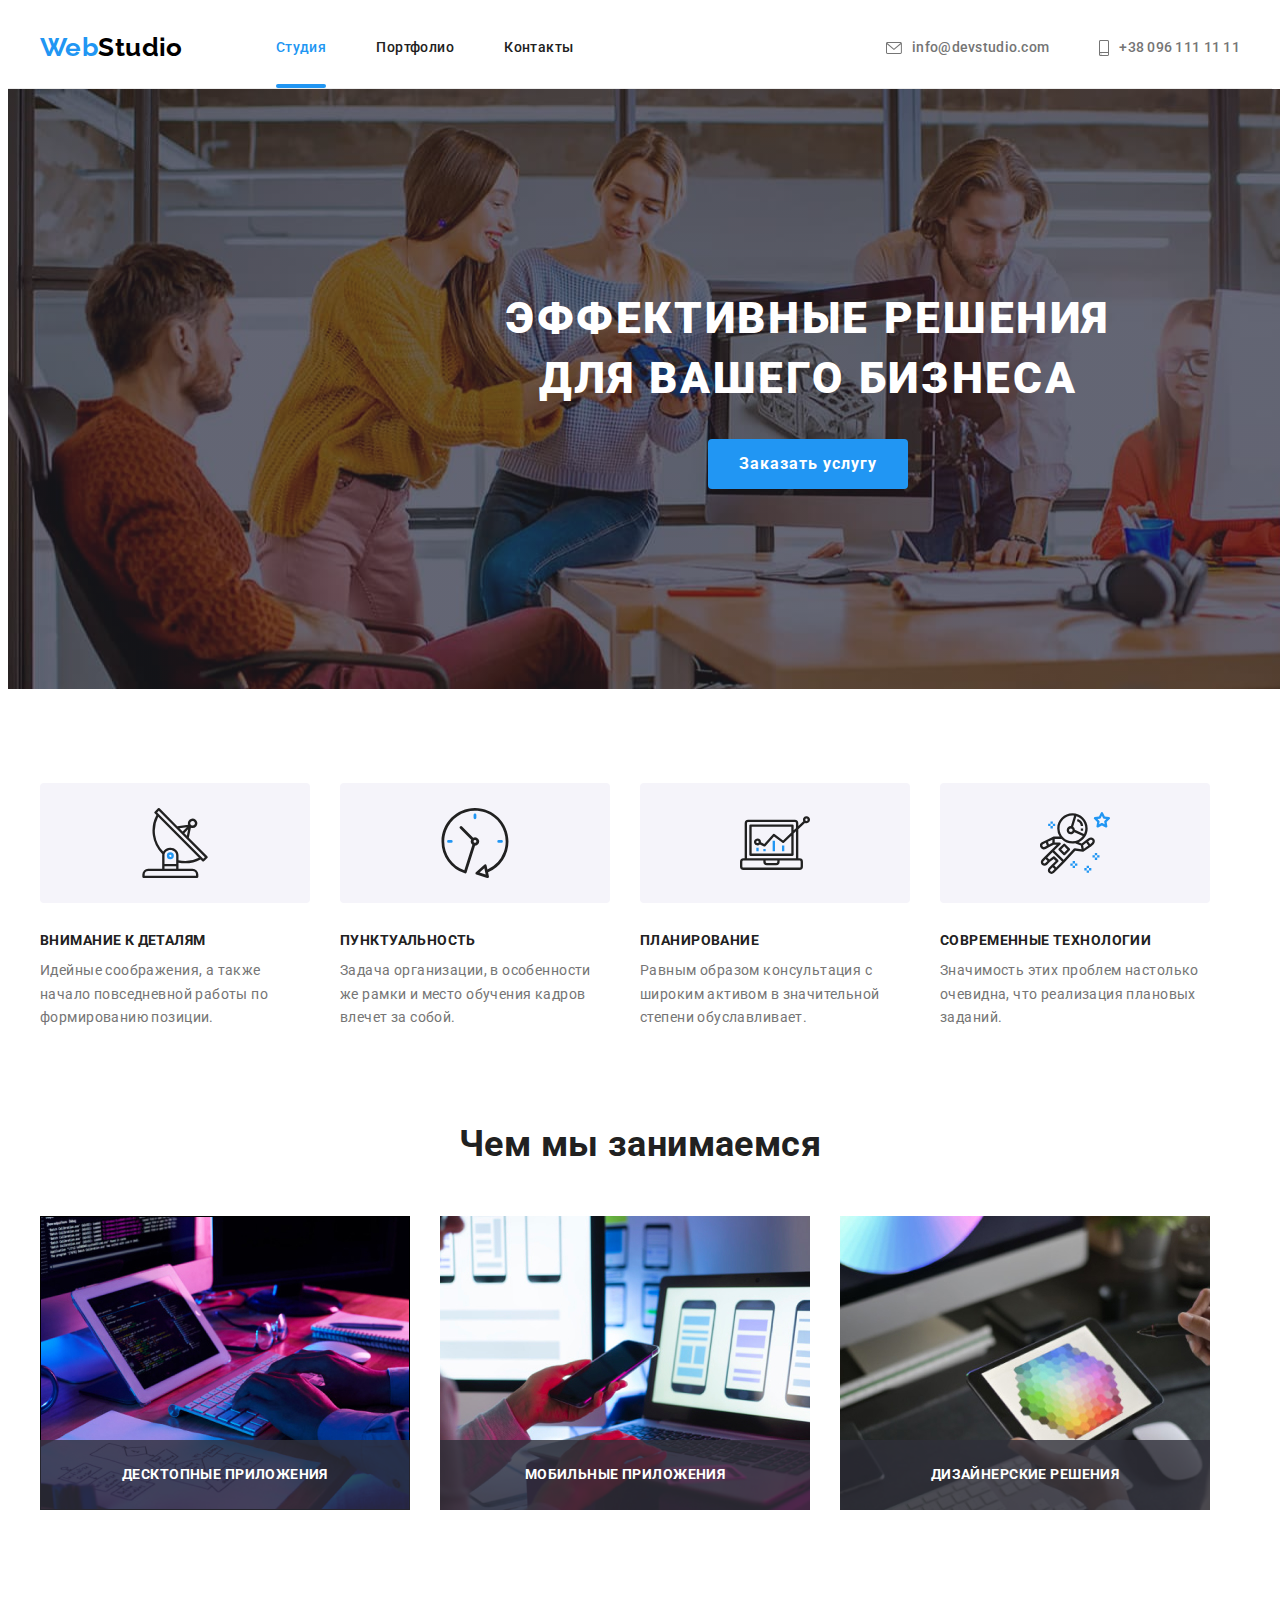
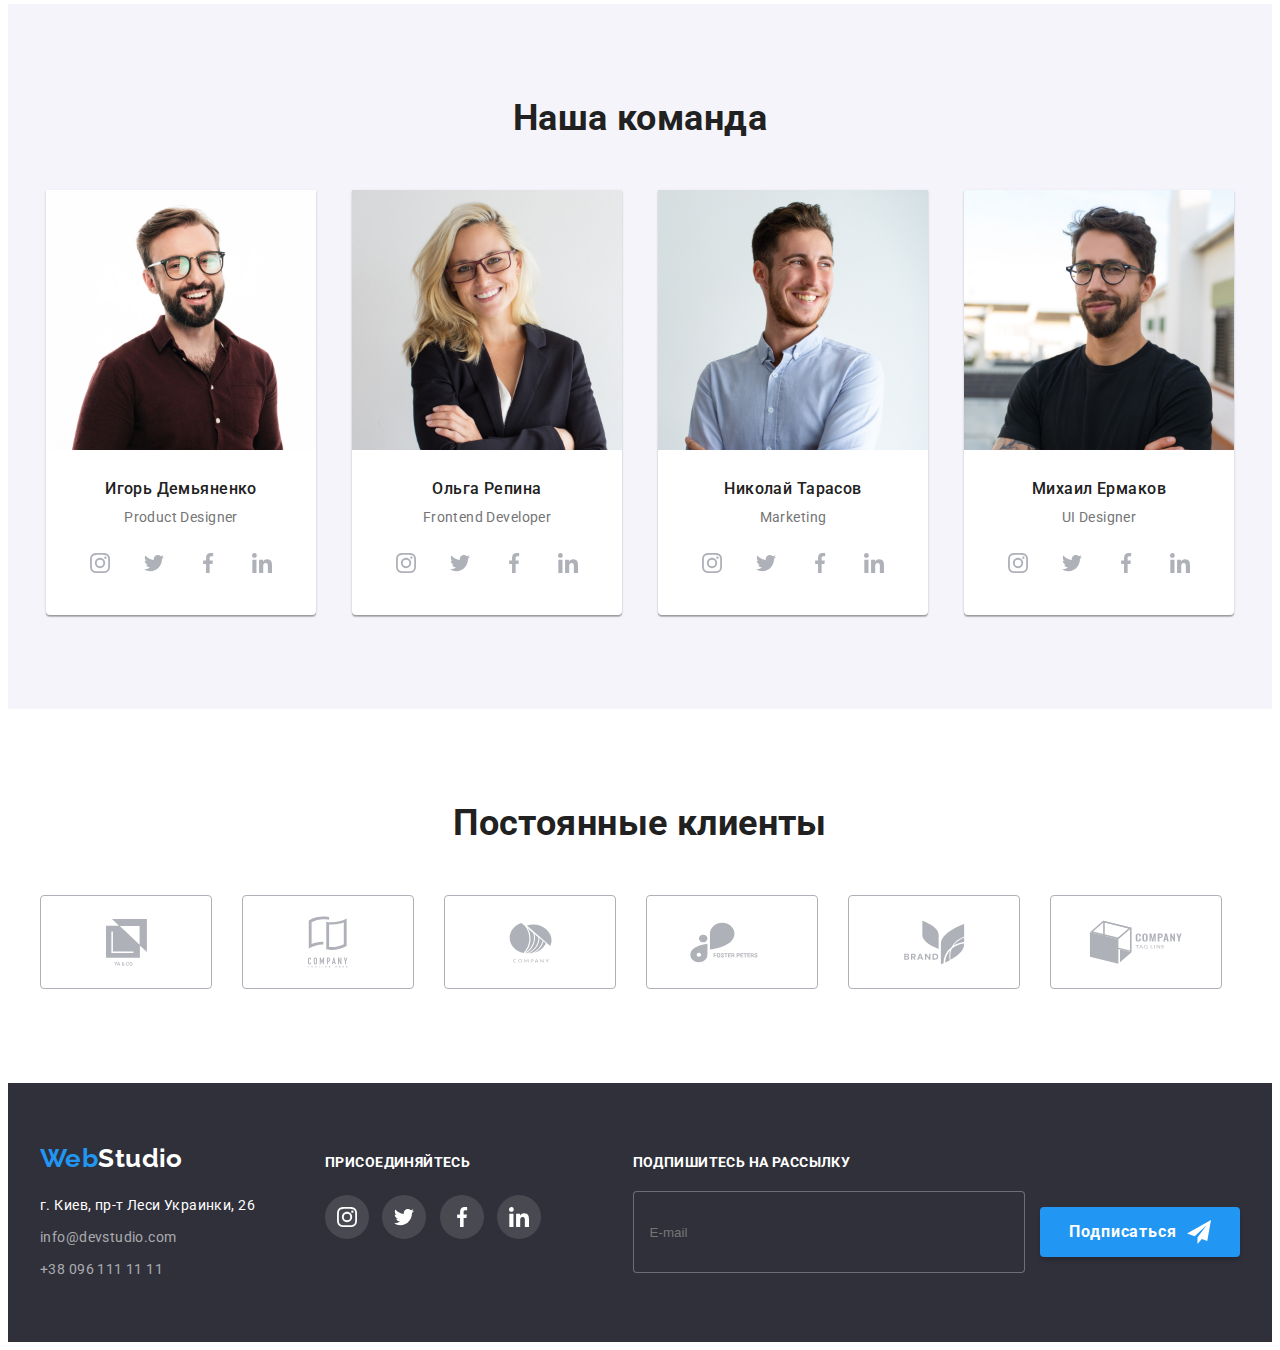
<file: index.html>
<!DOCTYPE html>
<html lang="ru">
  <head>
    <meta charset="UTF-8" />
    <meta http-equiv="X-UA-Compatible" content="IE=edge" />
    <meta name="viewport" content="width=device-width, initial-scale=1.0" />
    <title>Homework</title>
    <link rel="stylesheet" href="https://cdnjs.cloudflare.com/ajax/libs/modern-normalize/1.1.0/modern-normalize.min.css" integrity="sha512-wpPYUAdjBVSE4KJnH1VR1HeZfpl1ub8YT/NKx4PuQ5NmX2tKuGu6U/JRp5y+Y8XG2tV+wKQpNHVUX03MfMFn9Q==" crossorigin="anonymous" referrerpolicy="no-referrer" />
    <link rel="preconnect" href="https://fonts.googleapis.com" />
    <link rel="preconnect" href="https://fonts.gstatic.com" crossorigin />
    <link
      href="https://fonts.googleapis.com/css2?family=Raleway:wght@700&family=Roboto:wght@400;500;700;900&display=swap"
      rel="stylesheet"
    />
    <link rel="stylesheet" href="./css/styles.css" />
  </head>
  <body data-body> 
    <!-- Шапка профиля -->
      <header class="header">
        
        <nav class="header-container container">
          <a class="logo" href="/"
          >Web<span class="part-logo-dark">Studio</span></a>

          <ul class="header-list list">
            <li class="header-list-item list">
              <a class="header-link link current" href="./index.html">Студия</a>
            </li>

            <li class="header-list-item list">
              <a class="header-link link" href="./portfolio.html">Портфолио</a>
            </li>

            <li class="header-list-item list">
              <a class="header-link link" href="">Контакты</a>
            </li>
          </ul>
          


          <ul class="header-contacts list">
            <li class="header-contacts-list item">
              <a class="header-contacts-item link" href="mailto:info@devstudio.com">
                <svg class="header-icons" width="16px" height="12px">
                  <use href="./images/icons.svg#icon-mail"></use>
                </svg>
              info@devstudio.com</a>
            </li>

            <li class="header-contacts-list item">
              <a class="header-contacts-item link" href="tel:380961111111">
                <svg class="header-icons" width="10px" height="16px">
                  <use href="./images/icons.svg#icon-smartphone"></use>
                </svg>
                +38 096 111 11 11</a>
            </li>
          </ul>
        </nav>
      </header>
      
       

    <!-- Main -->
    <main>
      <!-- Герой -->
  
        <section class="hero">
          <div class="container hero-container">
          
          <h1 class="hero-title">
             Эффективные решения для вашего бизнеса
            </h1>
            <button class="hero-btn btn" type="button" 
            data-modal-open
            >Заказать услугу</button>
          </div>
        </section>


        <!-- Model window -->
         
        <div class="backdrop is-hidden" data-modal>
          <div class="modal">
            <div class="modal-close-container">
              <button class="modal-close-btn" type="button" data-modal-close>
                <svg class="icon-modal-close" width="11px" height="11px">
                  <use href="./images/icons.svg#icon-close"></use>
                </svg>
              </button>
            </div>
            

            <form>

              <strong class="modal-title">Оставьте свои данные, мы вам перезвоним</strong>
               
              
              <label class="form-label">
                <span class="label-title">Имя</span>
                <div class="form-modal-container">
                  <input 
                    class="modal-input"
                    type="text"
                    name="name"
                  >
  
                  <svg class="modal-icon" width="12" height="12">
                    <use href="./images/icons.svg#icon-name"></use>
                  </svg>
                </div>
              </label>
                
                
              

              <label class="form-label">
                <span class="label-title">Телефон</span>
                <div class="form-modal-container">
                  <input 
                   class="modal-input"
                   type="tel"
                   name="number"
                  >

                  <svg class="modal-icon" width="13" height="13">
                   <use href="./images/icons.svg#icon-number"></use>
                  </svg>
                </div>
              </label>

              <label class="form-label">
                <span class="label-title">Почта</span>
                <div class="form-modal-container">
                  <input 
                   class="modal-input"
                   type="email"
                   name="e-mail"
                  >

                  <svg class="modal-icon" width="15" height="12">
                    <use href="./images/icons.svg#icon-post"></use>
                  </svg>
                </div>
              </label>

              <label class="form-label">
                <span class="label-title">Комментарий</span>
                <div class="form-modal-container">
                  <textarea class="modal-input coment-input" name="coment" placeholder="Введите текст"></textarea>
                </div>
              </label>

              <label>
                <div class="agreement-container">
                  <input class="agree-checkbox" type="checkbox" name="agreement">
                  <svg class="agreement-icon" width="16" height="15">
                   <use href="./images/icons.svg#icon-agreement"></use>
                  </svg>
                  <span class="agreement-title">Соглашаюсь с рассылкой и принимаю <a class="agreement-link" href="">Условия договора</a></span>
                </div>
                
              </label>

              <div class="modal-btn-container">
                <button class="model-btn" type="submit">Отправить</button>
              </div>
            </form>
          </div>
        </div>
        

      <!-- Особенности компании -->
      
      <section class="company-features">
        <div class="container company-container">
          <h2 class="visually-hidden">Особенности компании</h2>

          <ul class="features-list list">
            <li class="features-item item">
              <div class="icon-box">
                <svg class="features-icon" height="70px" width="70px">
                  <use href="./images/icons.svg#icon-antenna"></use>
                </svg>
              </div>
             
              <h3 class="features-title">Внимание к деталям</h3>
              <p class="company-features-text">
                Идейные соображения, а также начало повседневной работы по
                формированию позиции.
              </p>
            </li>

            <li class="features-item item">
              <div class="icon-box">
                <svg class="features-icon" height="70px" width="70px">
                  <use href="./images/icons.svg#icon-clock"></use>
                </svg>
              </div>
              <h3 class="features-title">Пунктуальность</h3>
              <p class="company-features-text">
                Задача организации, в особенности же рамки и место обучения кадров
                влечет за собой.
              </p>
            </li>

            <li class="features-item item">
              <div class="icon-box">
                <svg class="features-icon" height="70px" width="70px">
                  <use href="./images/icons.svg#icon-diagram"></use>
                </svg>
              </div>
              <h3 class="features-title">Планирование</h3>
              <p class="company-features-text">
                Равным образом консультация с широким активом в значительной
                степени обуславливает.
              </p>
            </li>

            <li class="features-item item">
              <div class="icon-box">
                <svg class="features-icon" height="70px" width="70px">
                  <use href="./images/icons.svg#icon-astronaut"></use>
                </svg>
              </div>
              <h3 class="features-title">Современные технологии</h3>
              <p class="company-features-text">
                Значимость этих проблем настолько очевидна, что реализация
                плановых заданий.
              </p>
            </li>
          </ul>
        
        </div>
          
      </section>
       
      <!-- Чем занимается компания -->
      <section class="does">
        <div class="container does-container">
        
          <h2 class="does-title">Чем мы занимаемся</h2>

          <ul class="does-list list">
            <li class="does-item">
              <img class="img-does" src="./images/box1.jpg" alt="руки на клавиатуре" width="370"/>
              <p class="does-text">Десктопные приложения</p>
            </li>
  
            <li class="does-item">
              <img src="./images/box2.jpg" alt="телефон в руках" width="370" />
              <p class="does-text">Мобильные приложения</p>
            </li>
  
            <li class="does-item"> 
              <img src="./images/box3.jpg" alt="планшет в руках" width="370" />
              <p class="does-text">Дизайнерские решения</p>  
            </li>
          </ul>
        </div>  
      </section>
         

      <!-- Про команду -->
      
      <section class="team">
        <div class="container team-container">
        
        
          <h2 class="team-tittle">Наша команда</h2>

          <ul class="team-list list">
            <li class="team-item">
              <img
                src="./images/team1.jpg"
                alt="участник команды 1"
                width="270"
              />
              <h3 class="team-name">Игорь Демьяненко</h3>
              <p class="team-text">Product Designer</p>

              <ul class="icon-team-list">
                <li class="icon-team-item">
                  <a class="icon-team-link" href="">
                    <svg class="icon-team" width="20" height="20">
                      <use href="./images/icons.svg#icon-instagram"></use>
                    </svg>
                  </a>
                </li>

                <li class="icon-team-item">
                  <a class="icon-team-link" href="">
                    <svg  class="icon-team" width="20" height="20">
                      <use href="./images/icons.svg#icon-twitter"></use>
                    </svg>
                  </a>
                </li>

                <li class="icon-team-item">
                  <a class="icon-team-link" href="">
                    <svg  class="icon-team" width="20" height="20">
                      <use href="./images/icons.svg#icon-facebook"></use>
                    </svg>
                  </a>
                </li>

                <li class="icon-team-item">
                  <a class="icon-team-link" href="">
                    <svg class="icon-team" width="20" height="20">
                      <use href="./images/icons.svg#icon-linkedin"></use>
                    </svg>
                  </a>
                </li>
              </ul>
        
        
            </li>
  
            <li class="team-item">
              <img
                src="./images/team2.jpg"
                alt="участник команды 2"
                width="270"
              />
              <h3 class="team-name">Ольга Репина</h3>
              <p class="team-text">Frontend Developer</p>

              <ul class="icon-team-list">
                <li class="icon-team-item">
                  <a class="icon-team-link" href="">
                    <svg class="icon-team" width="20" height="20">
                      <use href="./images/icons.svg#icon-instagram"></use>
                    </svg>
                  </a>
                </li>

                <li class="icon-team-item">
                  <a class="icon-team-link" href="">
                    <svg  class="icon-team" width="20" height="20">
                      <use href="./images/icons.svg#icon-twitter"></use>
                    </svg>
                  </a>
                </li>

                <li class="icon-team-item">
                  <a class="icon-team-link" href="">
                    <svg  class="icon-team" width="20" height="20">
                      <use href="./images/icons.svg#icon-facebook"></use>
                    </svg>
                  </a>
                </li>

                <li class="icon-team-item">
                  <a class="icon-team-link" href="">
                    <svg class="icon-team" width="20" height="20">
                      <use href="./images/icons.svg#icon-linkedin"></use>
                    </svg>
                  </a>
                </li>
              </ul>

            </li>
  
            <li class="team-item">
              <img
                src="./images/team3.jpg"
                alt="участник команды 3"
                width="270"
              />
              <h3 class="team-name">Николай Тарасов</h3>
              <p class="team-text">Marketing</p>

              <ul class="icon-team-list">
                <li class="icon-team-item">
                  <a class="icon-team-link" href="">
                    <svg class="icon-team" width="20" height="20">
                      <use href="./images/icons.svg#icon-instagram"></use>
                    </svg>
                  </a>
                </li>

                <li class="icon-team-item">
                  <a class="icon-team-link" href="">
                    <svg  class="icon-team" width="20" height="20">
                      <use href="./images/icons.svg#icon-twitter"></use>
                    </svg>
                  </a>
                </li>

                <li class="icon-team-item">
                  <a class="icon-team-link" href="">
                    <svg  class="icon-team" width="20" height="20">
                      <use href="./images/icons.svg#icon-facebook"></use>
                    </svg>
                  </a>
                </li>

                <li class="icon-team-item">
                  <a class="icon-team-link" href="">
                    <svg class="icon-team" width="20" height="20">
                      <use href="./images/icons.svg#icon-linkedin"></use>
                    </svg>
                  </a>
                </li>
              </ul>
            </li>
  
            <li class="team-item">
              <img
                src="./images/team4.jpg"
                alt="участник команды 4"
                width="270"
              />
              <h3 class="team-name">Михаил Ермаков</h3>
              <p class="team-text">UI Designer</p>

              <ul class="icon-team-list">
                <li class="icon-team-item">
                  <a class="icon-team-link" href="">
                    <svg class="icon-team" width="20" height="20">
                      <use href="./images/icons.svg#icon-instagram"></use>
                    </svg>
                  </a>
                </li>

                <li class="icon-team-item">
                  <a class="icon-team-link" href="">
                    <svg  class="icon-team" width="20" height="20">
                      <use href="./images/icons.svg#icon-twitter"></use>
                    </svg>
                  </a>
                </li>

                <li class="icon-team-item">
                  <a class="icon-team-link" href="">
                    <svg  class="icon-team" width="20" height="20">
                      <use href="./images/icons.svg#icon-facebook"></use>
                    </svg>
                  </a>
                </li>

                <li class="icon-team-item">
                  <a class="icon-team-link" href="">
                    <svg class="icon-team" width="20" height="20">
                      <use href="./images/icons.svg#icon-linkedin"></use>
                    </svg>
                  </a>
                </li>
              </ul>

            </li>
          </ul>
        </div>
      </section>

      <!-- Regular customer -->
       
      <section class="client">

        <div class="client-container container">
          <h1 class="client-tittle">Постоянные клиенты</h1> 

          <ul class="client-list">
            <li class="client-item">
              <div class="client-box">
                <a class="client-link" href="">
                  <svg class="client-icon" width="41px" height="47px"> 
                    <use href="./images/icons.svg#icon-company"></use>
                  </svg>
                </a>
              </div>
            </li>
  
            <li class="client-item">
              <div class="client-box">
                <a class="client-link" href="">
                  <svg class="client-icon" width="40px" height="52">
                    <use href="./images/icons.svg#icon-company2"></use>
                  </svg>
                </a>
              </div>
            </li>
  
            <li class="client-item">
              <div class="client-box">
                <a class="client-link" href="">
                  <svg class="client-icon" width="43px" height="41px">
                    <use href="./images/icons.svg#icon-company3"></use>
                  </svg>
                </a>
              </div>
            </li>
  
            <li class="client-item">
              <div class="client-box">
                <a class="client-link" href="">
                  <svg class="client-icon" width="84px" height="41px">
                    <use href="./images/icons.svg#icon-company4"></use>
                  </svg>
                </a>
              </div>
            </li>
  
            <li class="client-item">
              <div class="client-box">
                <a class="client-link" href="">
                  <svg class="client-icon" width="63px" height="45px">
                    <use href="./images/icons.svg#icon-company5"></use>
                  </svg>
                </a>
              </div>
            </li>
  
            <li class="client-item">
              <div class="client-box">
                <a class="client-link" href="">
                  <svg class="client-icon" width="94px" height="44px">
                    <use href="./images/icons.svg#icon-company6"></use>
                  </svg>
                </a>
              </div>
          </li>
  
          </ul>
        </div>
      </section>
        
        

    </main>

    <!-- Подвал -->

    <footer class="footer">
      
      <div class="footer-container container">
        
        <div class="footer-contacts">
          <a class="logo logo-footer" href="/"
          >Web<span class="part-logo-white">Studio</span></a>

          <address>
          
            <ul class="list">
              <li class="footer-item">
                <a
                  class="adress-link link"
                  href="https://goo.gl/maps/8BkcXDa8HQs6EpDb8"
                  target="_blank"
                  >г. Киев, пр-т Леси Украинки, 26
                </a>
              </li>
  
              <li class="footer-item">
                <a class="contact-link link" href="mailto:info@devstudio.com"
                >info@devstudio.com</a>
              </li>
  
              <li class="footer-item">
                <a class="contact-link link" href="tel:380961111111"
                >+38 096 111 11 11</a>
              </li>
            </ul>
          </address>
        </div>
          
        
      

        <div class="footer-media">
          <strong class="footer-media-title">присоединяйтесь</strong>

          <ul class="footer-media-list">
            <li class="footer-media-item">
              <a class="footer-media-link" href="">
                <svg class="footer-icon" width="20" height="20">
                  <use href="./images/icons.svg#icon-instagram"></use>
                </svg>
              </a>
            </li>
            
            <li class="footer-media-item">
              <a class="footer-media-link" href="">
                <svg  class="footer-icon" width="20" height="20">
                  <use href="./images/icons.svg#icon-twitter"></use>
                </svg>
              </a>
            </li>
            
            <li class="footer-media-item">
              <a class="footer-media-link" href="">
                <svg  class="footer-icon" width="20" height="20">
                  <use href="./images/icons.svg#icon-facebook"></use>
                </svg>
              </a>
            </li>
            
            
            <li class="footer-media-item">
              <a class="footer-media-link" href="">
                <svg class="footer-icon" width="20" height="20">
                  <use href="./images/icons.svg#icon-linkedin"></use>
                </svg>
              </a>
            </li>
          </ul>
        </div>
  
        <form class="form-footer">
          <label>
            <strong class="footer-input-title">Подпишитесь на рассылку</strong>

            <input 
              class="footer-input"
              type="email"
              name="footer-mail"
              placeholder="E-mail"
            >
            
            <button class="footer-button" type="submit">Подписаться
              <svg class="footer-form-icon" width="24" height="24">
               <use href="./images/icons.svg#icon-send"></use>
              </svg>
            </button>
          
          </label>
        </form>
          
      </div>
      
    </footer>

     <!-- Java Script -->
    <script src="./js/modal.js"></script>

  </body>
</html>
</file>
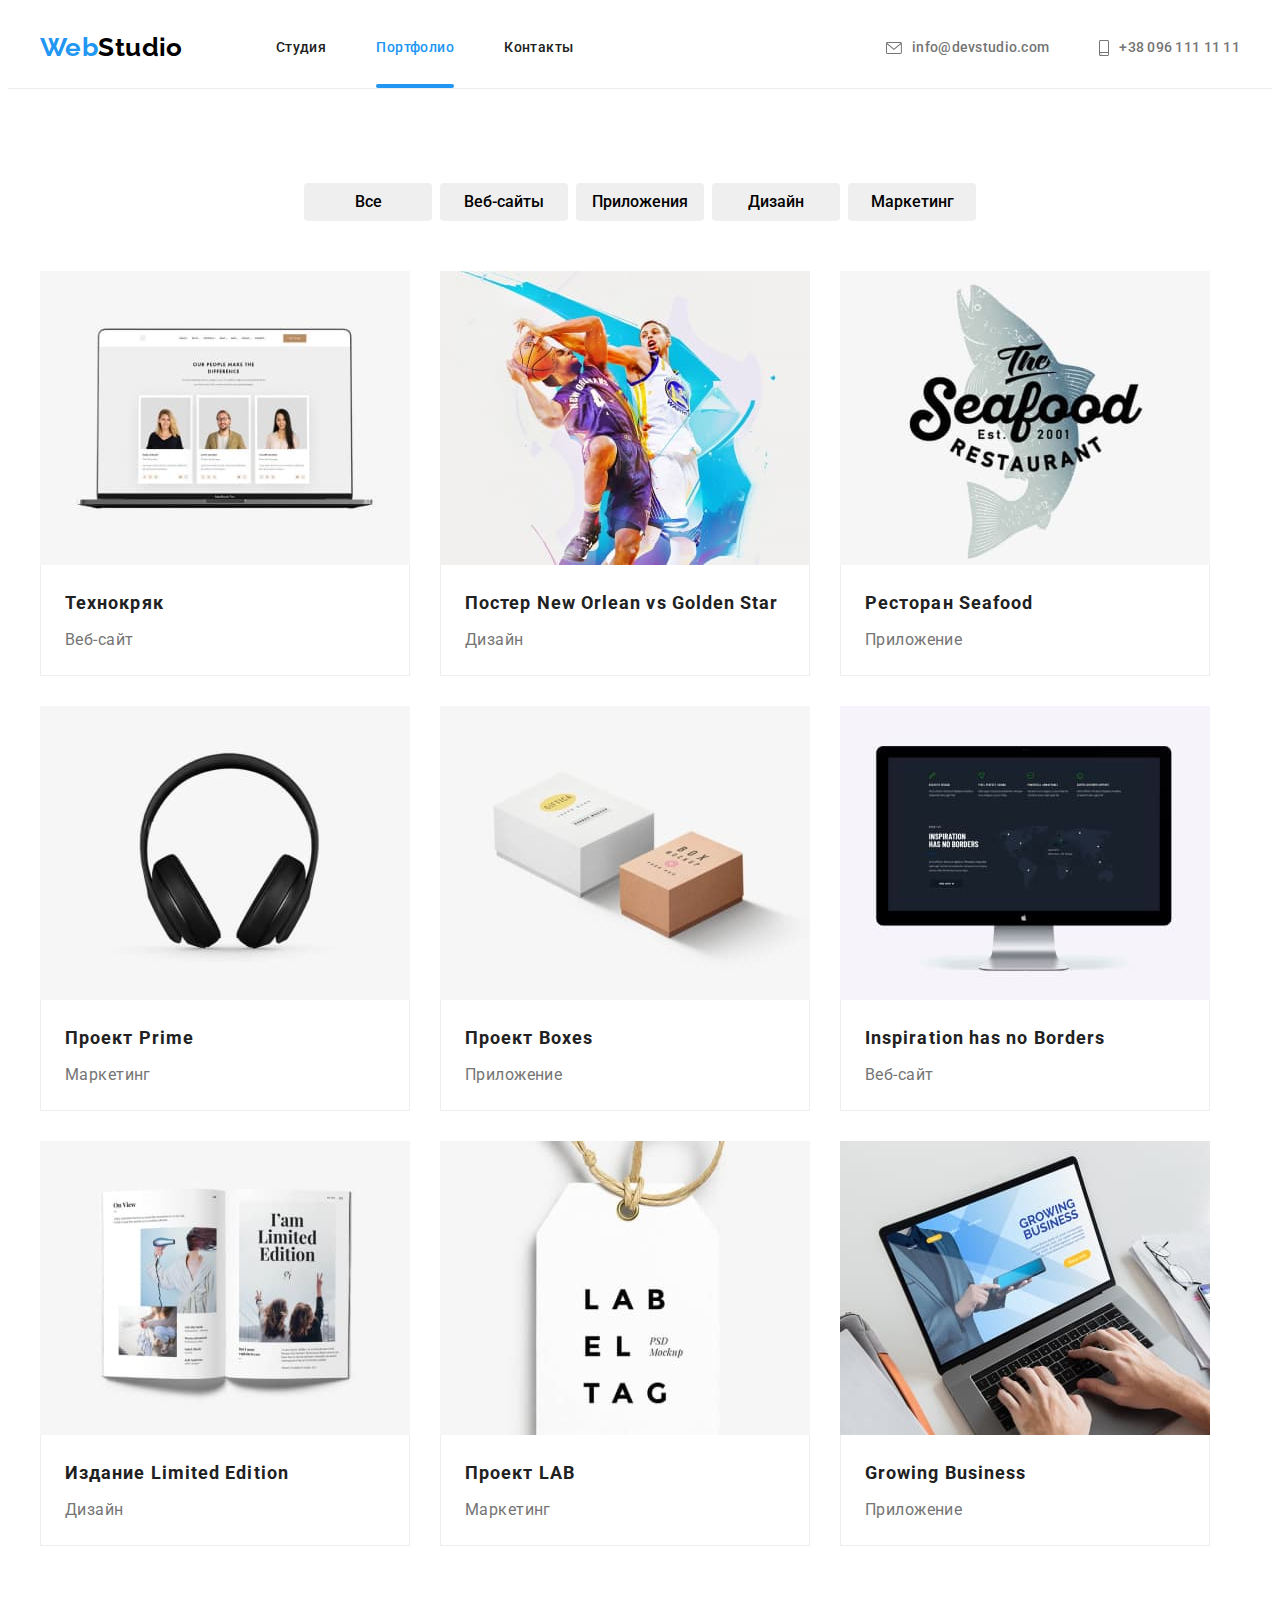
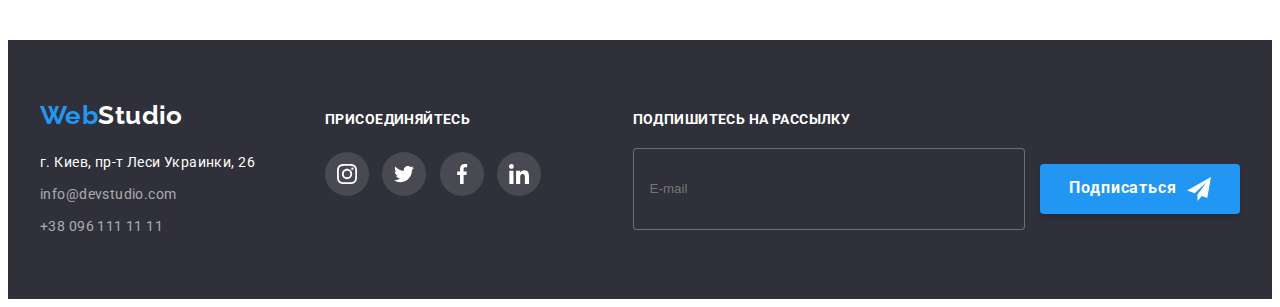
<file: portfolio.html>
<!DOCTYPE html>
<html lang="ru">
  <head>
    <meta charset="UTF-8" />
    <meta http-equiv="X-UA-Compatible" content="IE=edge" />
    <meta name="viewport" content="width=device-width, initial-scale=1.0" />
    <title>Homework</title>
    <link rel="stylesheet" href="https://cdnjs.cloudflare.com/ajax/libs/modern-normalize/1.1.0/modern-normalize.min.css" integrity="sha512-wpPYUAdjBVSE4KJnH1VR1HeZfpl1ub8YT/NKx4PuQ5NmX2tKuGu6U/JRp5y+Y8XG2tV+wKQpNHVUX03MfMFn9Q==" crossorigin="anonymous" referrerpolicy="no-referrer" />
    <link rel="preconnect" href="https://fonts.googleapis.com" />
    <link rel="preconnect" href="https://fonts.gstatic.com" crossorigin />
    <link
      href="https://fonts.googleapis.com/css2?family=Raleway:wght@700&family=Roboto:wght@400;500;700;900&display=swap"
      rel="stylesheet"
    />
    <link rel="stylesheet" href="./css/styles.css" />
  </head>
  <body>
    <!-- Шапка профиля -->

    <header class="header">
        
      <nav class="header-container container">
        <a class="logo" href="/"
        >Web<span class="part-logo-dark">Studio</span></a>

        <ul class="header-list list">
          <li class="header-list-item list">
            <a class="header-link link" href="./index.html">Студия</a>
          </li>

          <li class="header-list-item list">
            <a class="header-link link current" href="./portfolio.html">Портфолио</a>
          </li>

          <li class="header-list-item list">
            <a class="header-link link" href="">Контакты</a>
          </li>
        </ul>
        


        <ul class="header-contacts list">
          <li class="header-contacts-list item">
            <a class="header-contacts-item link" href="mailto:info@devstudio.com">
              <svg class="header-icons" width="16px" height="12px">
                <use href="./images/icons.svg#icon-mail"></use>
              </svg>
            info@devstudio.com</a>
          </li>

          <li class="header-contacts-list item">
            <a class="header-contacts-item link" href="tel:380961111111">
              <svg class="header-icons" width="10px" height="16px">
                <use href="./images/icons.svg#icon-smartphone"></use>
              </svg>
              +38 096 111 11 11</a>
          </li>
        </ul>
      </nav>
    </header>

    <!-- Main -->

    <main>
      <!-- Навигация по Main -->
      <section class="portfolio">
        <div class="portfolio-container container">
          <h1 class="visually-hidden">Portfolio</h1>
            <ul class="list portfolio-list">
              <li class="portfolio-item">
                <button class="portfolio-btn btn" type="button">Все</button>
              </li>
  
              <li class="portfolio-item">
                <button class="portfolio-btn btn" type="button">Веб-сайты</button>
              </li>
  
              <li class="portfolio-item">
                <button class="portfolio-btn btn" type="button">
                  Приложения
                </button>
              </li>
  
              <li class="portfolio-item">
                <button class="portfolio-btn btn" type="button">Дизайн</button>
              </li>
  
              <li class="portfolio-item">
                <button class="portfolio-btn btn" type="button">Маркетинг</button>
              </li>
            </ul>
          
  
          <!-- Проекты -->
          <ul class="list project-list">
            <li class="project-item">
              <a class="link" href="">
                <div class="portfolio-photo">
                  <img 
                  src="./images/project1.jpg"
                  alt="ноутбук" 
                  width="370"/>

                  <p class="project-text-hover">
                    Ресурс предлагает комплексные предложения с разным уровнем функционала и сервисов. Все это позволит посетителю получить исчерпывающие сведения о компании или частном лице.
                  </p>
                </div>
               
                <div class="project-item-container">
                  <h2 class="project-title">Технокряк</h2>
                  <p class="project-text">Веб-сайт</p>
                </div>
              </a>
            </li>
  
            <li class="project-item">
              <a class="link" href="">
                <div class="portfolio-photo">
                  <img 
                  src="./images/project2.jpg"
                  alt="ноутбук" 
                  width="370"/>

                  <p class="project-text-hover">
                    Ресурс предлагает комплексные предложения с разным уровнем функционала и сервисов. Все это позволит посетителю получить исчерпывающие сведения о компании или частном лице.
                  </p>
                </div>
                <div class="project-item-container">
                  <h2 class="project-title">Постер New Orlean vs Golden Star</h2>
                  <p class="project-text">Дизайн</p>
                </div>
              </a>  
            </li>
  
            <li class="project-item">
              <a class="link" href="">
                <div class="portfolio-photo">
                  <img 
                  src="./images/project3.jpg"
                  alt="ноутбук" 
                  width="370"/>

                  <p class="project-text-hover">
                    Ресурс предлагает комплексные предложения с разным уровнем функционала и сервисов. Все это позволит посетителю получить исчерпывающие сведения о компании или частном лице.
                  </p>
                </div>

                <div class="project-item-container">
                  <h2 class="project-title">Ресторан Seafood</h2>
                  <p class="project-text">Приложение</p>
                </div>
              </a>
            </li>
  
            <li class="project-item">
              <a class="link" href="">
                <div class="portfolio-photo">
                  <img 
                  src="./images/project4.jpg"
                  alt="ноутбук" 
                  width="370"/>

                  <p class="project-text-hover">
                    Ресурс предлагает комплексные предложения с разным уровнем функционала и сервисов. Все это позволит посетителю получить исчерпывающие сведения о компании или частном лице.
                  </p>
                </div>
                <div class="project-item-container">
                  <h2 class="project-title">Проект Prime</h2>
                  <p class="project-text">Маркетинг</p>
                </div>
              </a>
            </li>
  
            <li class="project-item">
              <a class="link" href="">
                <div class="portfolio-photo">
                  <img 
                  src="./images/project5.jpg"
                  alt="ноутбук" 
                  width="370"/>

                  <p class="project-text-hover">
                    Ресурс предлагает комплексные предложения с разным уровнем функционала и сервисов. Все это позволит посетителю получить исчерпывающие сведения о компании или частном лице.
                  </p>
                </div>
                <div class="project-item-container">
                  <h2 class="project-title">Проект Boxes</h2>
                  <p class="project-text">Приложение</p>
                </div>
              </a>
            </li>
  
            <li class="project-item">
              <a class="link" href="">
                <div class="portfolio-photo">
                  <img 
                  src="./images/project6.jpg"
                  alt="ноутбук" 
                  width="370"/>

                  <p class="project-text-hover">
                    Ресурс предлагает комплексные предложения с разным уровнем функционала и сервисов. Все это позволит посетителю получить исчерпывающие сведения о компании или частном лице.
                  </p>
                </div>

                <div class="project-item-container">
                  <h2 class="project-title">Inspiration has no Borders</h2>
                  <p class="project-text">Веб-сайт</p>
                </div>
              </a>
            </li>
  
            <li class="project-item">
              <a class="link" href="">
                <div class="portfolio-photo">
                  <img 
                  src="./images/project7.jpg"
                  alt="ноутбук" 
                  width="370"/>

                  <p class="project-text-hover">
                    Ресурс предлагает комплексные предложения с разным уровнем функционала и сервисов. Все это позволит посетителю получить исчерпывающие сведения о компании или частном лице.
                  </p>
                </div>

                <div class="project-item-container">
                  <h2 class="project-title">Издание Limited Edition</h2>
                  <p class="project-text">Дизайн</p>
                </div>
              </a>
            </li>
  
            <li class="project-item">
              <a class="link" href="">
                <div class="portfolio-photo">
                  <img 
                  src="./images/project8.jpg"
                  alt="ноутбук" 
                  width="370"/>

                  <p class="project-text-hover">
                    Ресурс предлагает комплексные предложения с разным уровнем функционала и сервисов. Все это позволит посетителю получить исчерпывающие сведения о компании или частном лице.
                  </p>
                </div>

                <div class="project-item-container">
                  <h2 class="project-title">Проект LAB</h2>
                  <p class="project-text">Маркетинг</p>
                </div>
              </a>
            </li>
  
            <li class="project-item">
              <a class="link" href="">
                <div class="portfolio-photo">
                  <img 
                  src="./images/project9.jpg"
                  alt="ноутбук" 
                  width="370"/>

                  <p class="project-text-hover">
                    Ресурс предлагает комплексные предложения с разным уровнем функционала и сервисов. Все это позволит посетителю получить исчерпывающие сведения о компании или частном лице.
                  </p>
                </div>

                <div class="project-item-container">
                  <h2 class="project-title">Growing Business</h2>
                  <p class="project-text">Приложение</p>
                </div>
              </a>
            </li>
          </ul>
          
        </div>
      </section>
    </main>

    <!-- Подвал -->

    <footer class="footer">
      
      <div class="footer-container container">
        
        <div class="footer-contacts">
          <a class="logo logo-footer" href="/"
          >Web<span class="part-logo-white">Studio</span></a>

          <address>
          
            <ul class="list">
              <li class="footer-item">
                <a
                  class="adress-link link"
                  href="https://goo.gl/maps/8BkcXDa8HQs6EpDb8"
                  target="_blank"
                  >г. Киев, пр-т Леси Украинки, 26
                </a>
              </li>
  
              <li class="footer-item">
                <a class="contact-link link" href="mailto:info@devstudio.com"
                >info@devstudio.com</a>
              </li>
  
              <li class="footer-item">
                <a class="contact-link link" href="tel:380961111111"
                >+38 096 111 11 11</a>
              </li>
            </ul>
          </address>
        </div>
          
        
      

        <div class="footer-media">
          <strong class="footer-media-title">присоединяйтесь</strong>

          <ul class="footer-media-list">
            <li class="footer-media-item">
              <a class="footer-media-link" href="">
                <svg class="footer-icon" width="20" height="20">
                  <use href="./images/icons.svg#icon-instagram"></use>
                </svg>
              </a>
            </li>
            
            <li class="footer-media-item">
              <a class="footer-media-link" href="">
                <svg  class="footer-icon" width="20" height="20">
                  <use href="./images/icons.svg#icon-twitter"></use>
                </svg>
              </a>
            </li>
            
            <li class="footer-media-item">
              <a class="footer-media-link" href="">
                <svg  class="footer-icon" width="20" height="20">
                  <use href="./images/icons.svg#icon-facebook"></use>
                </svg>
              </a>
            </li>
            
            
            <li class="footer-media-item">
              <a class="footer-media-link" href="">
                <svg class="footer-icon" width="20" height="20">
                  <use href="./images/icons.svg#icon-linkedin"></use>
                </svg>
              </a>
            </li>
          </ul>
        </div>
  
        <form class="form-footer">
          <div class="footer-input-container">
            <label>
              <strong class="footer-input-title">Подпишитесь на рассылку</strong>

              <input 
                class="footer-input"
                type="email"
                name="footer-mail"
                placeholder="E-mail"
              >
            
              <button class="footer-button" type="submit">Подписаться
                <svg class="footer-form-icon" width="24" height="24">
                <use href="./images/icons.svg#icon-send"></use>
              </svg>
              </button>
          
              

            </label>
          </div>
        </form>
          
      </div>
      
    </footer>
  </body>
</html>
</file>
<file: css/styles.css>
/* Основа сайта */

:root {
    
    /* Шрифта */
    --main-fonts : 'Roboto';
    --secondary-fonts : 'Raleway';

    /* Цвета */
    --primary-text-color : #212121;
    --title-text-color : #ffffff;
    --text-color : #757575;
    --accent-color : #2196F3;
    --background-color: #2F303A;
    --dark-color: #000000;
    --second-background-color: #F5F4FA;
    --border-color: #EEEEEE;
    --color-icon: #AFB1B8;

    /* Others */
    --anim: 250ms cubic-bezier(0.4, 0, 0.2, 1);
}



/* common styles star */

h1,
h2,
h3,
h4,
h5,
h6,
p {
	margin: 0;
}

section {
    padding-top: 94px;
    padding-bottom: 94px;
}

.container {
    width: 1200px;
    padding-left: 15px;
    padding-right: 15px;
    margin-left: auto;
    margin-right: auto;
}

.link { 
    text-decoration: none;

    text-decoration: none;
	color: inherit;
}

.list {
    list-style: none;

    list-style: none;
	padding-left: 0;
	margin: 0;
}

.btn {
    font-family: var(--main-fonts);
    font-style: normal;
    font-weight: 700;
    font-size: 16px;
    line-height: 1.87;
    cursor: pointer;
}

img {
	display: block;
	max-width: 100%;
	height: auto;
}

.visually-hidden {
    position: absolute;
    width: 1px;
    height: 1px;
    margin: -1px;
    padding: 0;
    overflow: hidden;
    border: 0;
    clip: rect(0 0 0 0);
}

.no-scroll {
    overflow: hidden;
}





/* Body */

body {
    font-family: var(--main-fonts);
    font-size: 14px;
    line-height: 1.71;
    letter-spacing: 0.03em;
    color: var(--primary-text-color);
    background-color: var(--title-text-color);

}

/* logo */

.logo {
    font-family: var(--secondary-fonts);
    font-weight: 700;
    font-size: 26px;
    line-height: 1.2;
    color: var(--accent-color);
    text-decoration: none;
}

.part-logo-dark {
    color: var(--dark-color);
}

.part-logo-white {
    color: var(--title-text-color);
}



/* Шапка профиля */

.header {
    border-bottom: 1px solid #ECECEC;
}

.header-container {
    display: flex;
    align-items: center;
    justify-content: flex;
}

.header-link {
    display: block;
    position: relative;
    padding-top: 32px;
    padding-bottom: 32px;

    font-family: var(--main-fonts);
    font-style: normal;
    font-weight: 500;
    line-height: 1.14;
    color: var(--primary-text-color);

    transition: var(--anim);
}

.header-link:hover,
.header-link:focus {
  color: var(--accent-color);
}

.current:before {
    content: "";
    position: absolute;
    bottom: 0;
    left: 0;

    width: 100%;
    height: 4px;
    display: inline-block;
    margin-right: 10px;

    background-color:var(--accent-color);
    border-radius: 2px;
}




.header-list {
    display: flex;
    margin-left: 93px;

}

.header-list-item:not(:last-child) {
    margin-right: 50px;

}

.header-list .current {
    color: var(--accent-color);
}

.header-contacts-list {
    display: block;
    padding-top: 32px;
    padding-bottom: 32px;

    font-style: normal;
    font-weight: 500;
    line-height: 1.14;
    letter-spacing: 0.02em;
    color: var(--text-color);

    transition: var(--anim);
}

.header-contacts-list:hover,
.header-contacts-list:focus {
    color: var(--accent-color);
}

.header-contacts {
    display: flex;
    margin-left: auto;
}

.header-contacts-item {
    display: flex;
    align-items: center;
}

.header-contacts .item + .item {
   margin-left: 50px;
}

.header-icons {
    margin-right: 10px;

    fill: currentColor;
}


/* Герой */
.hero {
    padding-top: 200px;
    padding-bottom: 200px;
    min-width: 1600px;
    margin: 0 auto;
    text-align: center;

    background-color: var(--background-color);
    background-image: linear-gradient(to right, rgba(47, 48, 58, 0.4),rgba(47, 48, 58, 0.4)), url(../images/hero.jpg);
    background-size: cover;
    background-repeat: no-repeat; 
}



.hero-title {

    width: 696px;
    margin: 0 auto;

    font-weight: 900;
    font-size: 44px;
    letter-spacing: 0.06em;
    line-height: 1.36;
    text-transform: uppercase;
    color: var(--title-text-color);
}

.hero-btn {
    margin-top: 30px;

    border-radius: 4px;
    width: 200px;
    height: 50px;
    left: 700px;
    top: 430px;
    border: none;

    letter-spacing: 0.06em;


    color: var(--title-text-color);
    background-color: var(--accent-color);
}

.backdrop {
    position: fixed;
    top: 0;
    left: 0;
    width: 100%;
    height: 100%;
    overflow: auto;
    display: flex;
    align-items: center;
    justify-content: center;
    padding: 40px;

    opacity: 1;
    visibility: visible;
    background: rgba(0, 0, 0, 0.2);

    transition: opacity var(--anim), visibility var(--anim);
}

.backdrop.is-hidden {
    opacity: 0;
    visibility: hidden;
    pointer-events: none;
}


.modal {
    position: relative;
    padding: 40px 40px;
    max-width: 528px;

    background-color: #fff;
    border-radius: 4px;
    box-shadow: 0px 1px 3px rgba(0, 0, 0, 0.12), 0px 1px 1px rgba(0, 0, 0, 0.14), 0px 2px 1px rgba(0, 0, 0, 0.2);
}  

.modal-close-btn {
    position: absolute;
    top: 8px;
    right: 8px;

    display: flex;
    align-items: center;
    justify-content: center;

    width: 30px;
    height: 30px;

    border: 1px solid rgba(0, 0, 0, 0.1);
    border-radius: 50%;
    background-color: var(--title-text-color);
    cursor: pointer;
    transition: var(--anim);
}

.modal-close-container:hover{
    fill: var(--accent-color);
}


.modal-title {
    display: block;

    font-family: 'Roboto';
    font-style: normal;
    font-weight: 700;
    font-size: 20px;
    line-height: 1.15;
    text-align: center;
    letter-spacing: 0.03em;

    color: var(--primary-text-color);
}

.label-title {
    display: block;
    font-family: 'Roboto';
    font-style: normal;
    font-weight: 400;
    font-size: 12px;
    line-height: 1.16;
    letter-spacing: 0.01em;
    margin-top: 12px;

    color: var(--text-color);
}

.modal-input {
    width: 100%;
    height: 40px;
    padding-left: 42px;

    outline: transparent;
    border: 1px solid rgba(33, 33, 33, 0.2);
    border-radius: 4px;
    transition: var(--anim);

}

.modal-input:hover,
.modal-input:focus {
    border-color: var(--accent-color);
}

.form-modal-container {
    position: relative;
    margin-top: 4px;
}

.modal-icon {
    position: absolute;
    top: 50%;
    transform: translateY(-50%);
    left: 15px; 
    transition: var(--anim);
}

.modal-input:hover + .modal-icon,
.modal-input:focus + .modal-icon {
    fill: var(--accent-color);
}

.coment-input {
    height: 120px;
    padding-left: 16px;
    padding-top: 12px;
    resize: none;
}

.agreement-container {
    margin-top: 20px;
    display: flex;
    align-items: center;
    justify-content: center;
}

.agreement-title {
    margin-left: 7px;

    font-family: 'Roboto'; 
    font-size: 14px;
    line-height: 1.7;
    letter-spacing: 0.03em;  

    color: var(--text-color);
}

.agreement-link {
    font-family: 'Roboto';
    font-style: normal;
    font-weight: 400;
    font-size: 14px;
    line-height: 1.7;
    letter-spacing: 0.03em;
    
    color: var(--accent-color);
}

.agreement-icon {
    display: inline-block;
    width: 16px;
    height: 15px;

    border: 2px solid var(--primary-text-color);
    border-radius: 2px;
    cursor: pointer;
}

.agree-checkbox {
    position: absolute;
    width: 1px;
    height: 1px;
    margin: -1px;
    padding: 0;
    overflow: hidden;
    border: 0;
    clip: rect(0 0 0 0);
}

.agree-checkbox:checked + .agreement-icon {
    background-color: var(--accent-color);
    
    border: var(--accent-color);
    background-size: contain;
}

.modal-btn-container{
    display: flex;
    align-items: center;
    justify-content: center;
}

.model-btn {
    width: 200px;
    height: 50px;
    margin-top: 30px;

    font-family: 'Roboto';
    font-weight: 700;
    font-size: 16px;
    line-height: 1.8;
    letter-spacing: 0.06em;

    color: var(--title-text-color);
    background-color: var(--accent-color);
    box-shadow: 0px 4px 4px rgba(0, 0, 0, 0.15);
    border: none;
    border-radius: 4px;  
    cursor: pointer;
    transition: var(--anim);
}

.model-btn:hover {
    background-color: #188CE8;
}

/* Особенности компании */

.features-list {
    display: flex;
}

.features-item {
    width: 270px;
}

.features-item:not(:last-child) {
    margin-right: 30px;
}

.features-title {
    font-weight: 700;
    font-size: 14px;
    line-height: 1.14;
    margin-bottom: 10px;
    text-transform: uppercase;
}

.company-features-text {
    line-height: 1.71;
    color: var(--text-color);
}

.icon-box {
    display: flex;
    justify-content: center;
    align-items: center;
    margin-bottom: 30px;
    width: 270px;
    height: 120px;

    border-radius: 4px;
    background-color: var(--second-background-color);
}


/* What does do */

.does {
    padding-top: 0;
}

.does-list {
    display: flex;
    margin-top: 50px;
}

.does-item {
    position: relative;
}


.does-item:not(:last-child) {
  margin-right: 30px;

}

.does-title {
    text-align: center;

    font-weight: 700;
    font-size: 36px;
    line-height: 1.16;
    color: var(--primary-text-color);
}

.img-does {
    display: block;
}



.does-text {
    position: absolute;
    display: flex;
    width: 100%;
    height: 70px;
    align-items: center;
    justify-content: center;

    font-family: 'Roboto';
    font-weight: 700;
    font-size: 14px;
    line-height: 1.14;
    text-align: center;
    letter-spacing: 0.03em;
    text-transform: uppercase;

    color: var(--title-text-color);
    background-color: rgba(47, 48, 58, 0.8);
    bottom: 0;
}


/* Team */

.team {
background-color:var(--second-background-color);
}

.team-tittle {
    text-align: center;
    
    font-weight: 700;
    font-size: 36px;
    line-height: 1.16;
    color: var(--primary-text-color);
}

.team-list {
    display: flex;
    margin-top: 50px;  
}

.team-item {
   box-shadow: 0px 1px 3px rgba(0, 0, 0, 0.12), 0px 1px 1px rgba(0, 0, 0, 0.14), 0px 2px 1px rgba(0, 0, 0, 0.2);
   border-radius: 0px 0px 4px 4px;

   text-align: center;
   margin-left: auto;
   margin-right: auto;

   background:var(--title-text-color)
}

.team-item:not(:last-child) {
    margin-right: 30px;
}

.team-name {
    margin-top: 30px;

    font-weight: 500;
    font-size: 16px;
    line-height: 1.18;
    color: var(--primary-text-color);
}

.team-text {
    margin-top: 10px;
    margin-bottom: 16px;

    line-height: 1.18;
    color:var(--text-color)
}

.icon-team-link {
    display: flex;
    width: 44px;
    height: 44px;
    justify-content: center;
    align-items: center;

    text-decoration: none;
    border-radius: 50%;
    
    transition: var(--anim);
}

.icon-team-item:not(:last-child) {
    margin-right: 10px;
}



.icon-team-link ul {
    margin: 0;
    padding: 0;
    list-style: none;
}

.icon-team-link:hover,
.icon-team-link:focus {
    background-color: var(--accent-color);
}

.icon-team-link:hover .icon-team,
.icon-team-link:focus .icon-team {
    fill: var(--title-text-color);
}

.icon-team-list {
    display: flex;
    list-style: none;
    justify-content: center;
    padding: 0;
    margin-bottom: 30px;
}

.icon-team {
    fill: var(--color-icon);
}

/* Regular customer */

.client-tittle {
    text-align: center;
    margin-bottom: 50px;

    font-weight: 700;
    font-size: 36px;
    line-height: 1.16;
    color: var(--primary-text-color);
}

.client-list {
    display: flex;
    list-style: none;
    margin: 0;
    padding: 0px;
}

.client-item:not(:last-child) {
    margin-right: 30px;
} 

.client-box {
    display: flex;
    width: 170px;
    height: 92px;
    justify-content: center;
    align-items: center;

    border: 1px solid var(--color-icon);
    border-radius: 4px;

    transition: var(--anim);
}

.client-box:hover {
    border-color: var(--accent-color);
} 

.client-icon {
    fill: var(--color-icon);
    transition: var(--anim);
}

.client-item:hover .client-icon {
    fill: var(--accent-color);
}

.client-link {
    display: flex;
    text-decoration: none;
}


/* Footer */

.footer {
    padding-top: 60px;
    padding-bottom: 60px;

    background-color: var(--background-color);
}

.footer-container {
    display: flex;
    align-items: baseline;
}

.footer-contacts {
    padding: 0;
}

.logo-footer {
    display: block; 
}

.footer-item:not(:first-child) {
    margin-top: 8px;
}

.adress-link {
    display: block;
    margin-top: 20px;

    font-family: var(--main-fonts);
    font-style: normal;
    line-height: 1.71;
    color: var(--title-text-color);

    transition: var(--anim);
}

.adress-link:hover,
.adress-link:focus {
    color: var(--accent-color);
}


.contact-link {
    font-family: var(--main-fonts);
    font-style: normal;
    line-height: 1.71;
    letter-spacing: 0.03em;
    color: rgba(255, 255, 255, 0.6);

    transition: var(--anim);
}

.contact-link:hover,
.contact-link:focus {
    color: var(--accent-color);
}

.footer-media {
    padding-top: 0;
    margin-left: 70px;
}

.footer-media-title {

    font-family: 'Roboto';
    font-style: normal;
    font-weight: 700;
    font-size: 14px;
    line-height: 0.9;
    letter-spacing: 0.03em;
    text-transform: uppercase;

    color: var(--title-text-color);
}

.footer-media-list {
    padding-left: 0;
    margin: 0;
    margin-top: 20px;
    
}

.footer-media-link {
    display: flex;
    width: 44px;
    height: 44px;
    justify-content: center;
    align-items: center;

    background-color: rgba(255, 255, 255, 0.12);
    
    text-decoration: none;
    border-radius: 50%;

    transition: var(--anim);
}

.footer-media-link:hover,
.footer-media-link:focus {
    background-color:var(--accent-color) ;
}

.footer-icon {
    fill: var(--title-text-color);
}

.footer-media-item {
    display: inline-block;
    margin-right: 10px;
}

.form-footer {
    margin-left: auto;
}

.footer-input-title {
    display: block;
    margin-bottom: 20px;

    font-family: 'Roboto';
    font-style: normal;
    font-weight: 700;
    font-size: 14px;
    line-height: 1.14;
    letter-spacing: 0.03em;
    text-transform: uppercase;

    color: var(--title-text-color);
}

.footer-input {
    width: 358px;
    height: 50px;
    padding: 15px 16px;
    border: 1px solid rgba(255, 255, 255, 0.3);
    border-radius: 4px;

    color: var(--title-text-color);
    background-color: var(--background-color);
}

.footer-button {
    display: inline-flex;
    justify-content: center;
    align-items: center;
    margin-left: 12px;
    width: 200px;
    height: 50px;

    font-family: 'Roboto';
    font-style: normal;
    font-weight: 700;
    font-size: 16px;
    line-height: 1.8;
    letter-spacing: 0.06em;
    color: var(--title-text-color);

    background-color: var(--accent-color);
    box-shadow: 0px 4px 4px rgba(0, 0, 0, 0.15);
    border: none;
    border-radius: 4px;
}

.footer-form-icon {
    margin-left: 10px;
}


/* Portfolio */

.portfolio-list {
    display: flex;  
    justify-content: center;
}

.portfolio-item:not(:first-child) {
    margin-left: 8px;
}

.portfolio-btn {
    border-radius: 4px;
    border: none;
    width: 128px;
    height: 38px;
    left: 576px;
    top: 174px;

    font-weight: 500;
    font-size: 16px;
    line-height: 1.62;

    transition: var(--anim);
}

.portfolio-btn:hover,
.portfolio-btn:focus {
    color: var(--title-text-color);
    background-color: var(--accent-color);
    box-shadow: 0px 3px 1px rgba(0, 0, 0, 0.1), 0px 1px 2px rgba(0, 0, 0, 0.08), 0px 2px 2px rgba(0, 0, 0, 0.12);
}

.project-item-container {
    padding: 20px 24px;
    border-right: 1px solid var(--border-color);
    border-bottom: 1px solid var(--border-color);
    border-left: 1px solid var(--border-color);
}

.project-portfolio-link {
    display: block;
}

.project-item {
    
    width: 370px;
    margin-right: 30px;
    margin-bottom: 30px;
}

.project-title {
    margin-bottom: 4px;

    font-family: 'Roboto';
    font-style: normal;
    font-weight: 700;
    font-size: 18px;
    line-height: 2;
    letter-spacing: 0.06em;
    
    color: var(--primary-text-color);
 }

.project-text {
    font-family: var(--main-fonts);
    font-size: 16px;
    line-height: 30px;
    color: var(--text-color);
}

.portfolio-photo {
    position: relative;
    overflow: hidden;
}

.project-text-hover {
    position: absolute;
    top: 0;
    left: 0;
    width: 100%;
    height: 100%;
    transform: translateY(101%);

    background-color:rgba(33, 150, 243, 0.9);
    display: flex;
    align-items: center;
    justify-content: center;
    padding: 63px 24px;

    font-family: 'Roboto';
    font-weight: 400;
    font-size: 18px;
    line-height: 1.5;
    letter-spacing: 0.03em;
    color: var(--title-text-color);

    transition: var(--anim);
}

.project-item:hover .project-text-hover {
    transform:  translateY(0);

}

.portfolio-item:hover,
.portfolio-item:focus {
    color: var(--accent-color);
}

.project-list {
    display: flex;
    flex-wrap: wrap;

    margin-top: 50px;
    margin-bottom: -30px;
}

.project-item:hover {
    box-shadow: 0px 1px 1px rgba(0, 0, 0, 0.12), 0px 4px 4px rgba(0, 0, 0, 0.06), 1px 4px 6px rgba(0, 0, 0, 0.16);
}



.project-item:nth-child(3n) {
    margin-right: 0px;
}
</file>
